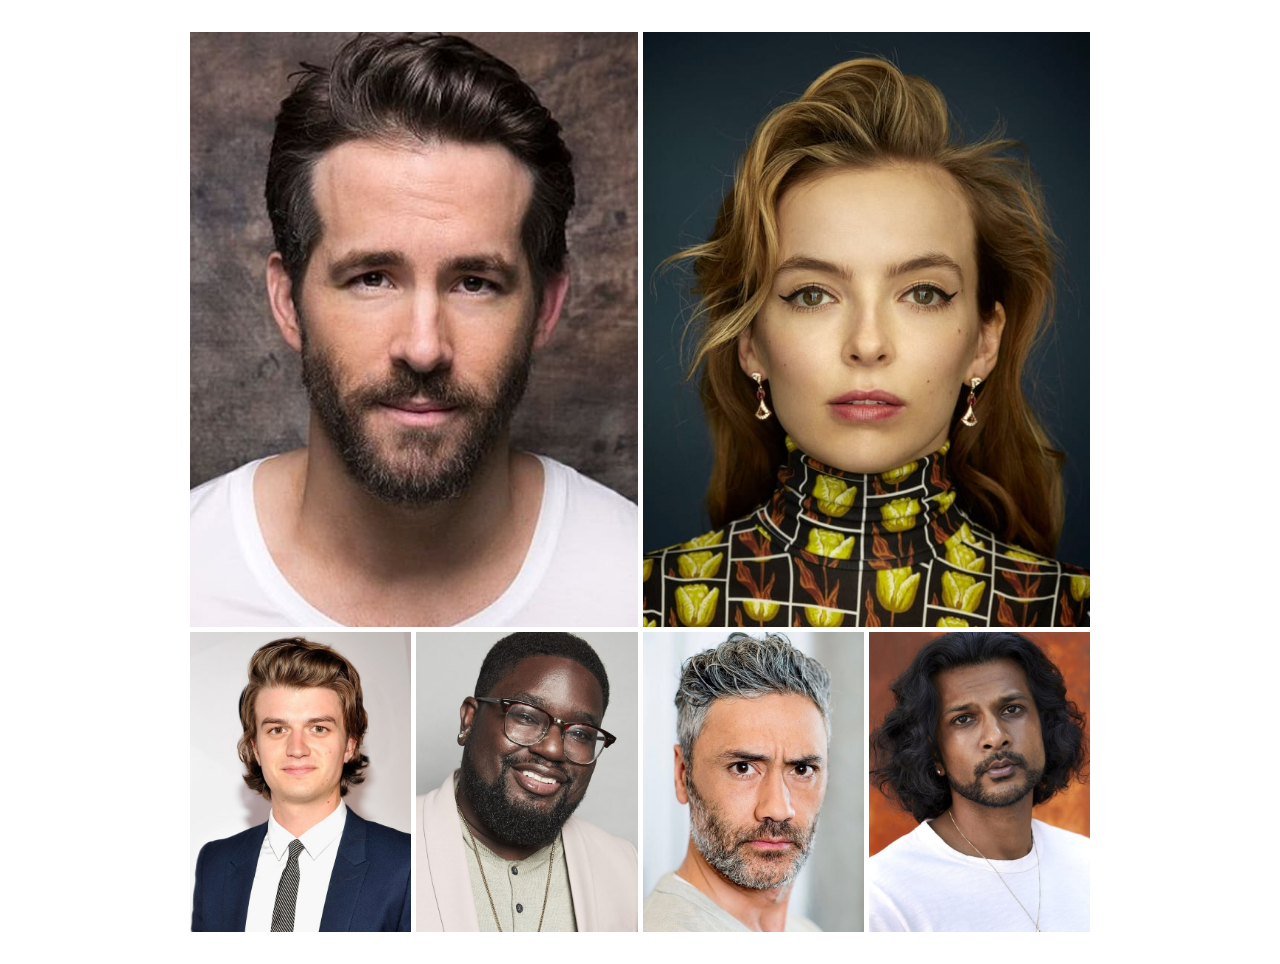
<file: actorsgallery.html>
<!DOCTYPE html>
<html lang="en">
<head>
    <meta charset="UTF-8">
    <meta name="viewport" content="width=device-width, initial-scale=1.0">
    <link rel="stylesheet" href="css/gallery.css">
    <title>Free Guy Actors Gallery</title>
</head>
<body>

    <div class="container">

        <div class="ryan">
            <div class="img">
                <img src="images/ryan.jpg" alt="">
            </div>
            
        </div>

        <div class="jodie">
            <div class="img">
                <img src="images/jodie.jpg" alt="">
            </div>
        </div>

        <div class="joe">
            <div class="img">
                <img src="images/joe.jpg" alt="">
            </div>
        </div>

        <div class="lilrel">
            <div class="img">
                <img src="images/lilrel.jpg" alt="">
            </div>
        </div>

        <div class="taika">
            <div class="img">
                <img src="images/taika.jpg" alt="">
            </div>
        </div>

        <div class="utkarsh">
            <div class="img">
                <img src="images/utkarsh.jpg" alt="">
            </div>
        </div>


    </div>
    
</body>
</html>
</file>
<file: css/gallery.css>
*  {
    margin: 0;
    padding: 0;
    box-sizing: border-box;
   /*border: 1px solid red;*/
}


.container {
    width: 900px;
    height: 900px;
    margin: 2rem auto;
    display: grid;
    grid-template-columns: repeat(4,1fr);
    grid-template-rows: 595px 300px;
    gap: 5px;

}

.container > div {
    width: 100%;
    height: 100%;
}

.img {
    width: 100%;
    height: 100%;

}
.img img {
    width: 100%;
    height: 100%;
    object-fit: cover;
}

.ryan {
    grid-column: 1/3 ;
    grid-row: 1/2;
}
.jodie {
    grid-column: 3/5;
    grid-row: 1/2;
}

@media (max-width: 568px) {
    body {
        background-color: black;
    }

    .container {
        width: auto;
        grid-template-columns: repeat(1, auto);
        grid-template-rows: repeat(6, 1fr);
        grid-template-areas:
        "ryan"
        "jodie"
        "joe"
        "lilrel"
        "utkarsh"
        "taika"
        ;
    }
    .ryan {
        grid-area: ryan;

    }
    .jodie {
        grid-area: jodie;
    }
    .joe {
        grid-area: joe;
    }
    .lilrel {
        grid-area: lilrel;
    }
    .utkarsh {
        grid-area: utkarsh;
    }
    .taika {
        grid-area: taika;
    }
    
}
</file>
